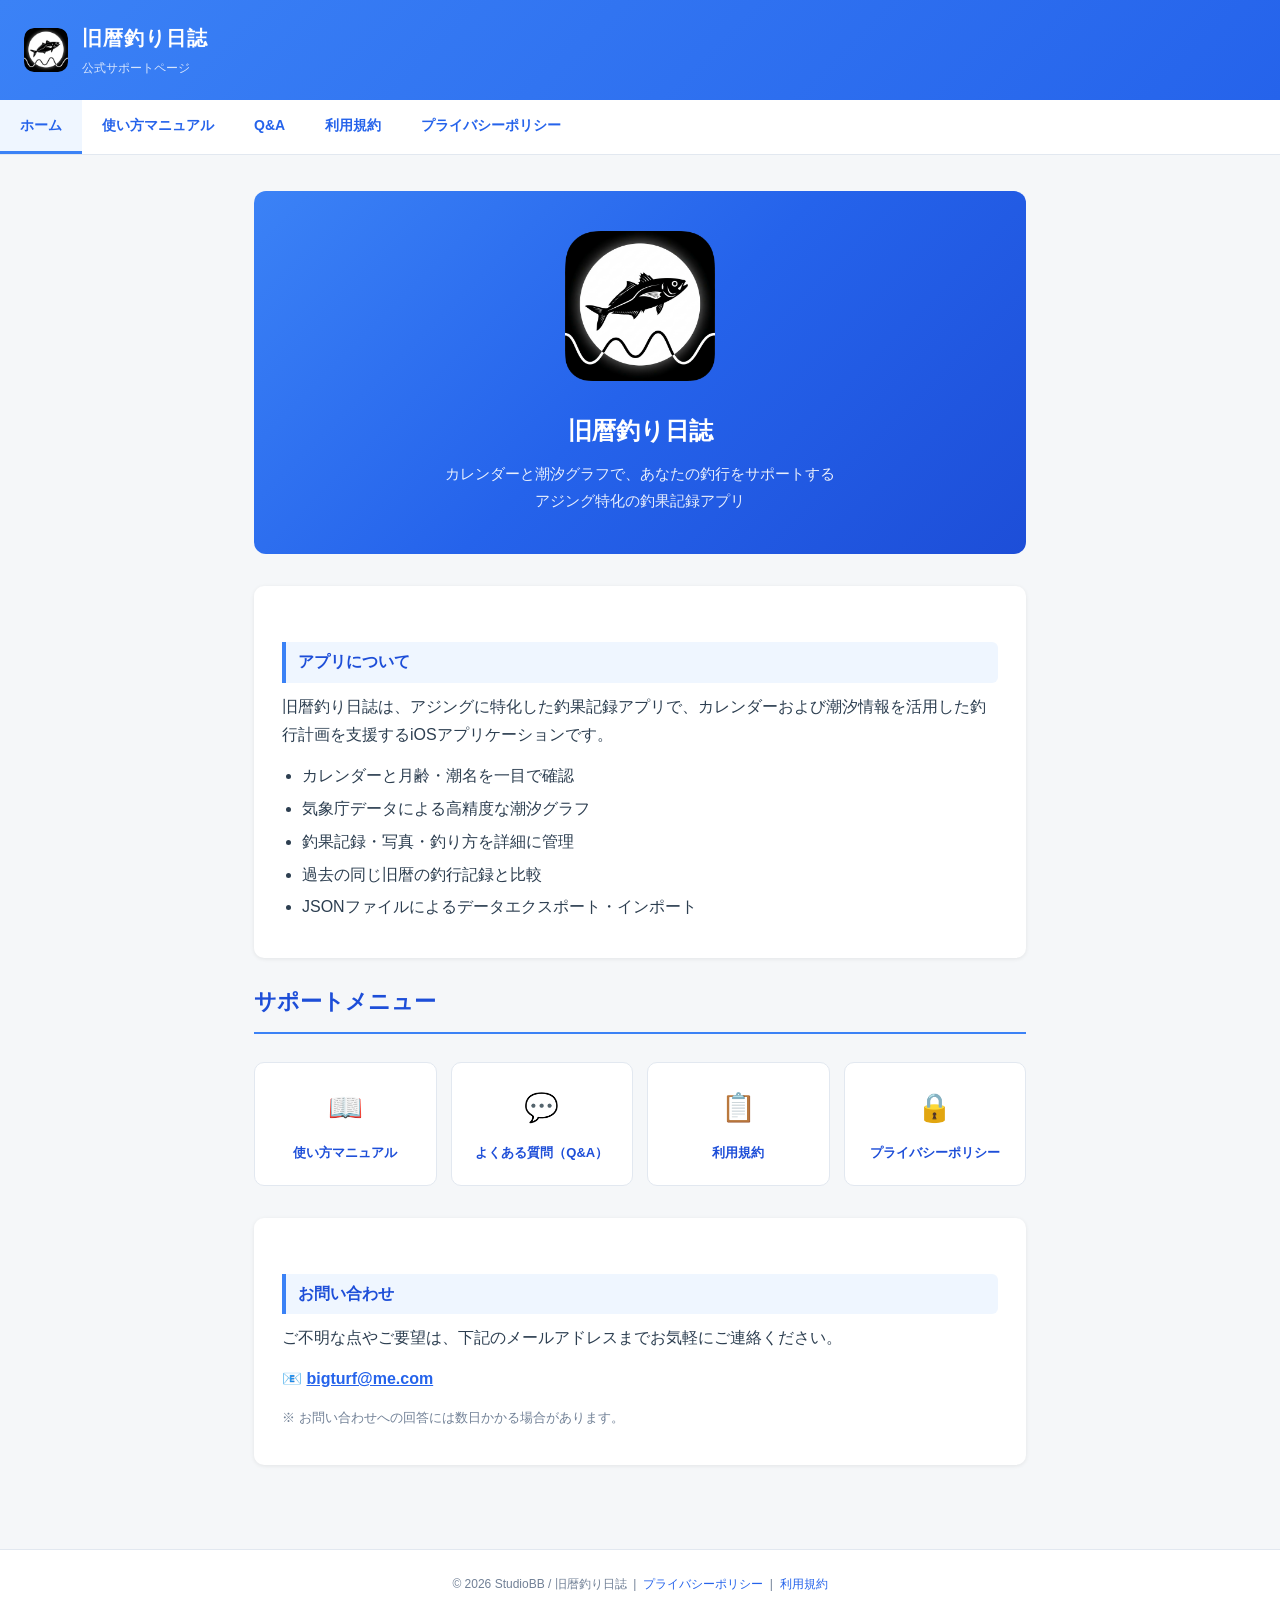
<file: index.html>
<!DOCTYPE html>
<html lang="ja">
<head>
  <meta charset="UTF-8">
  <meta name="viewport" content="width=device-width, initial-scale=1.0">
  <title>旧暦釣り日誌 - 公式サポートページ</title>
  <link rel="stylesheet" href="style.css">
</head>
<body>

<header>
  <div class="logo"><img src="image/fishing_memory_icon_1024.png" alt="旧暦釣り日誌" style="width:44px;height:44px;border-radius:10px;display:block;"></div>
  <div>
    <div class="site-title">旧暦釣り日誌</div>
    <div class="site-subtitle">公式サポートページ</div>
  </div>
</header>

<nav>
  <a href="index.html" class="active">ホーム</a>
  <a href="manual.html">使い方マニュアル</a>
  <a href="qa.html">Q&amp;A</a>
  <a href="terms.html">利用規約</a>
  <a href="privacy.html">プライバシーポリシー</a>
</nav>

<div class="container">

  <div class="hero">
    <div class="icon"><img src="image/fishing_memory_icon_1024.png" alt="旧暦釣り日誌" style="width:150px;height:150px;border-radius:20px;display:inline-block;"></div>
    <h2>旧暦釣り日誌</h2>
    <p>カレンダーと潮汐グラフで、あなたの釣行をサポートする<br>アジング特化の釣果記録アプリ</p>
  </div>

  <div class="card">
    <h2>アプリについて</h2>
    <p>旧暦釣り日誌は、アジングに特化した釣果記録アプリで、カレンダーおよび潮汐情報を活用した釣行計画を支援するiOSアプリケーションです。</p>
    <ul>
      <li>カレンダーと月齢・潮名を一目で確認</li>
      <li>気象庁データによる高精度な潮汐グラフ</li>
      <li>釣果記録・写真・釣り方を詳細に管理</li>
      <li>過去の同じ旧暦の釣行記録と比較</li>
      <li>JSONファイルによるデータエクスポート・インポート</li>
    </ul>
  </div>

  <h1>サポートメニュー</h1>

  <div class="link-grid">
    <a href="manual.html" class="link-card">
      <div class="icon">📖</div>
      <div class="label">使い方マニュアル</div>
    </a>
    <a href="qa.html" class="link-card">
      <div class="icon">💬</div>
      <div class="label">よくある質問（Q&amp;A）</div>
    </a>
    <a href="terms.html" class="link-card">
      <div class="icon">📋</div>
      <div class="label">利用規約</div>
    </a>
    <a href="privacy.html" class="link-card">
      <div class="icon">🔒</div>
      <div class="label">プライバシーポリシー</div>
    </a>
  </div>

  <div class="card" style="margin-top: 32px;">
    <h2>お問い合わせ</h2>
    <p>ご不明な点やご要望は、下記のメールアドレスまでお気軽にご連絡ください。</p>
    <p>📧 <a href="mailto:bigturf@me.com" style="color:#2563eb; font-weight:700;">bigturf@me.com</a></p>
    <p style="color:#718096; font-size:13px; margin-top:8px;">※ お問い合わせへの回答には数日かかる場合があります。</p>
  </div>

</div>

<footer>
  <p>&copy; 2026 StudioBB / 旧暦釣り日誌 &nbsp;|&nbsp; <a href="privacy.html">プライバシーポリシー</a> &nbsp;|&nbsp; <a href="terms.html">利用規約</a></p>
</footer>

</body>
</html>
</file>
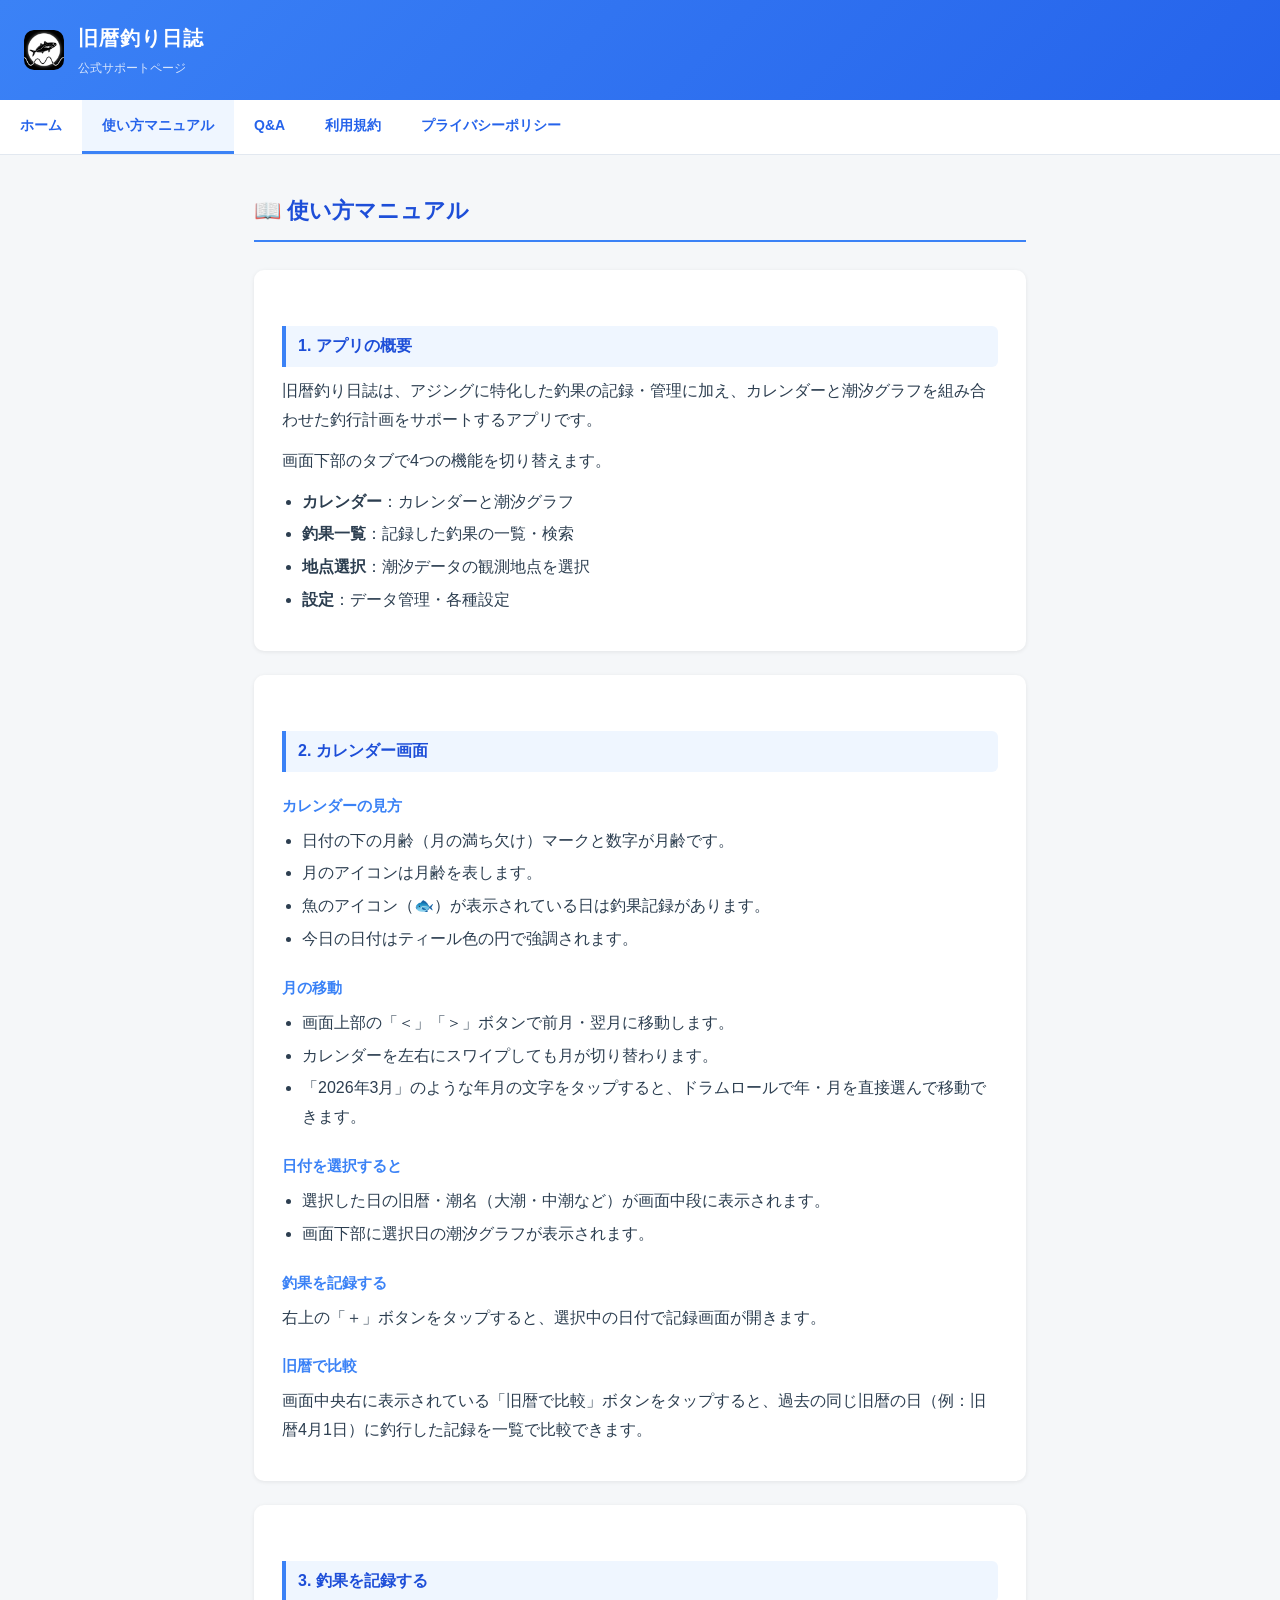
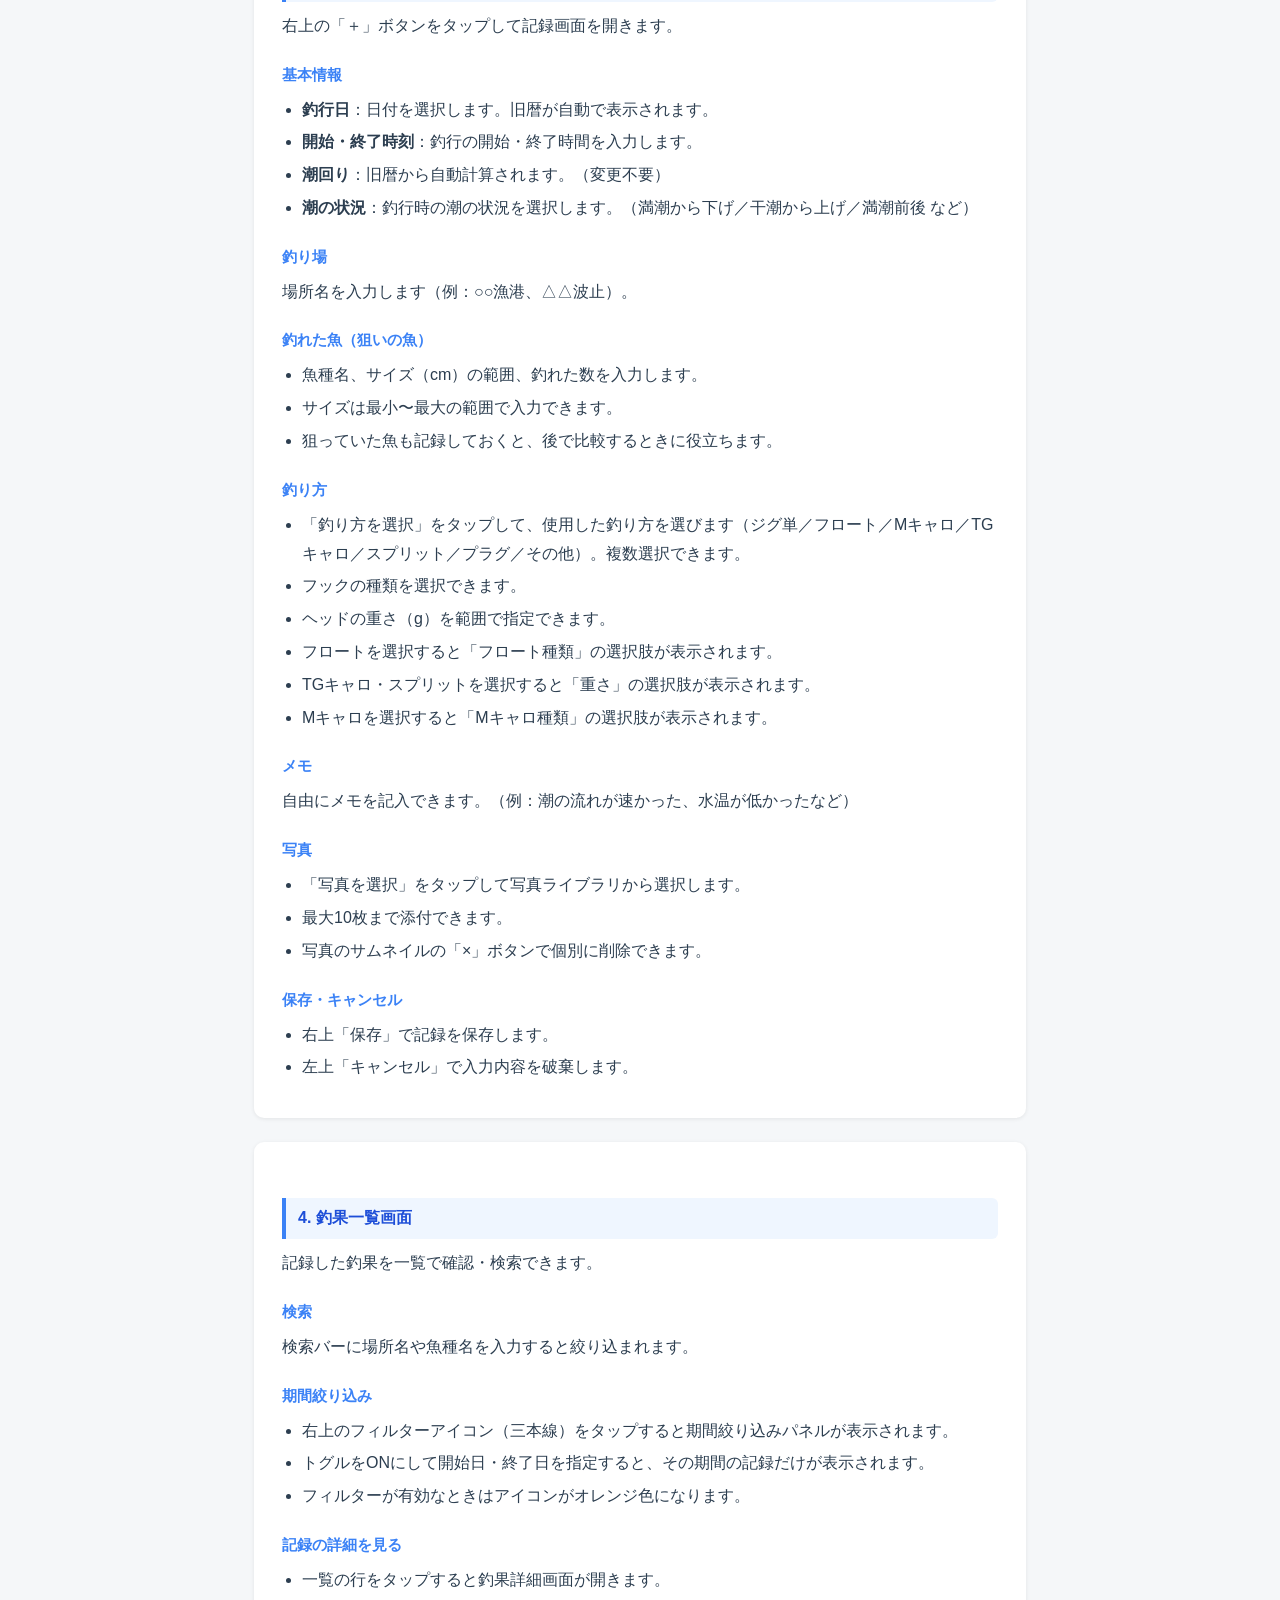
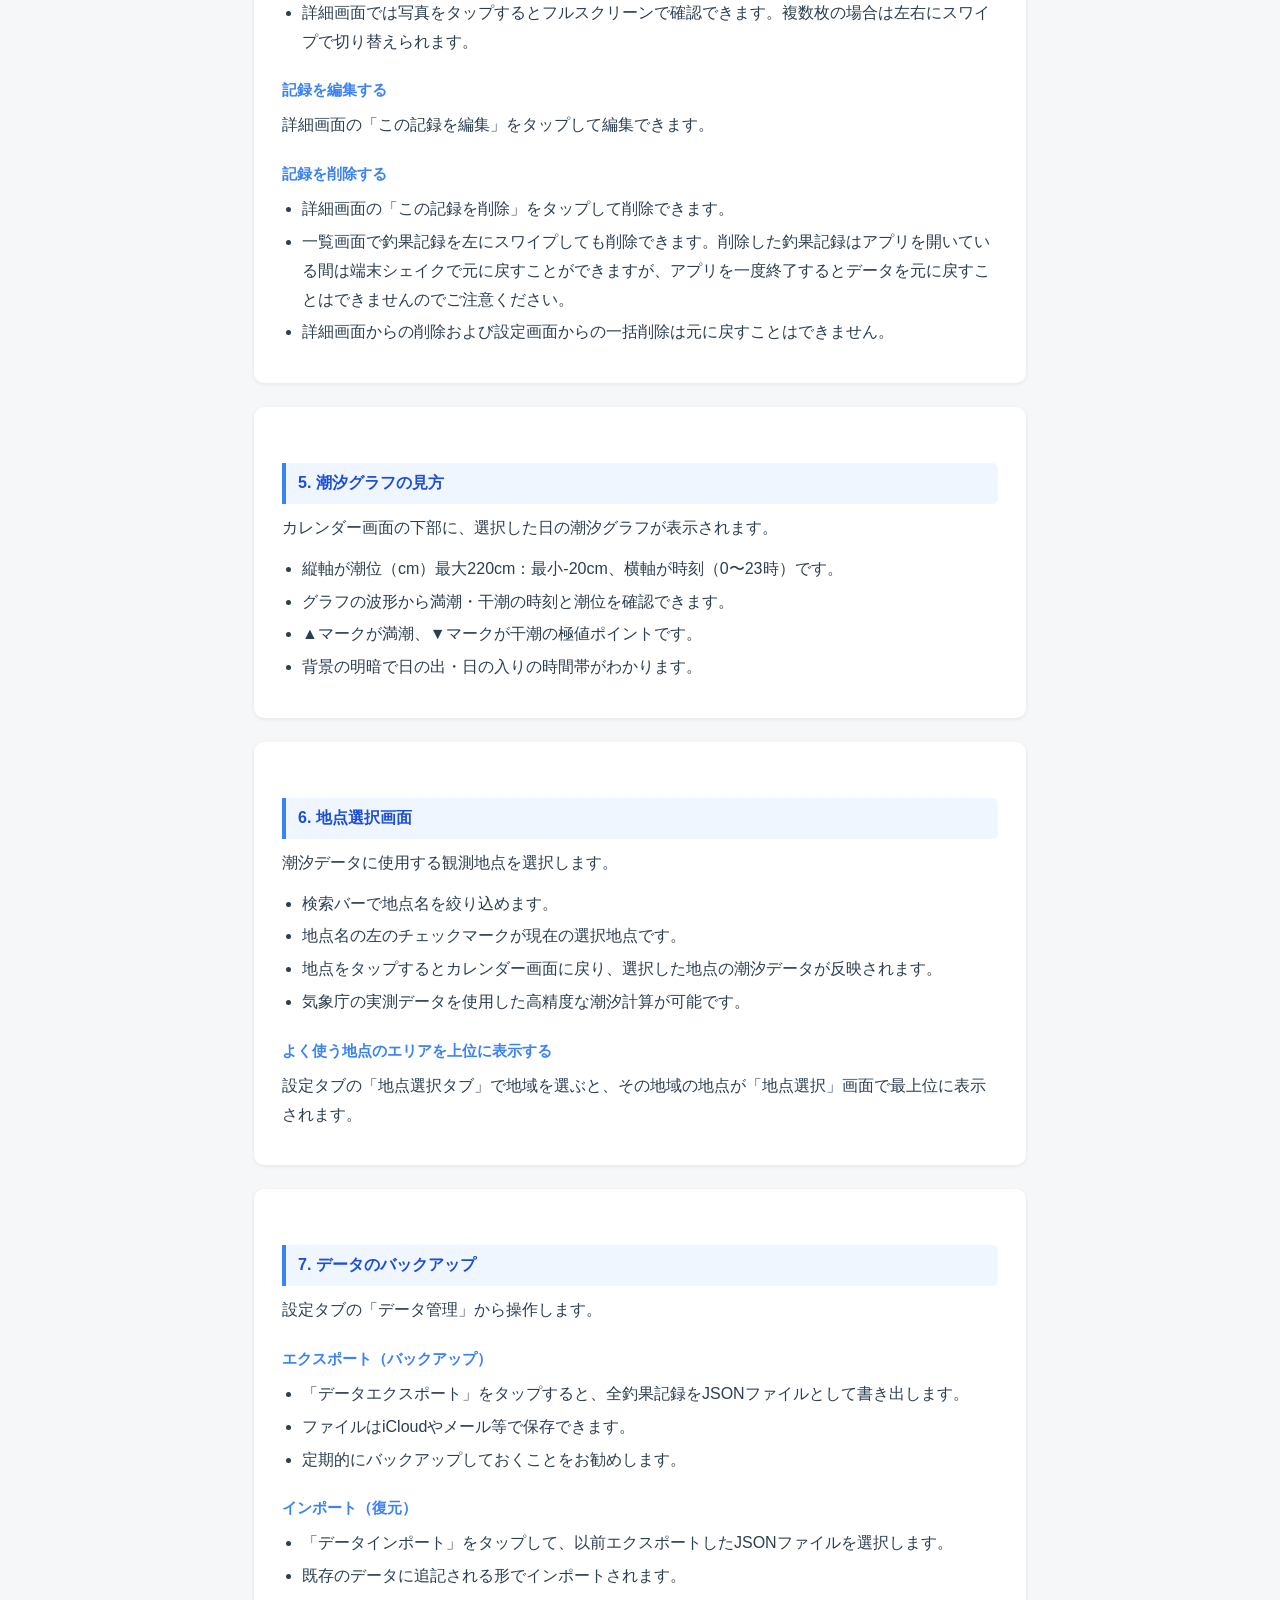
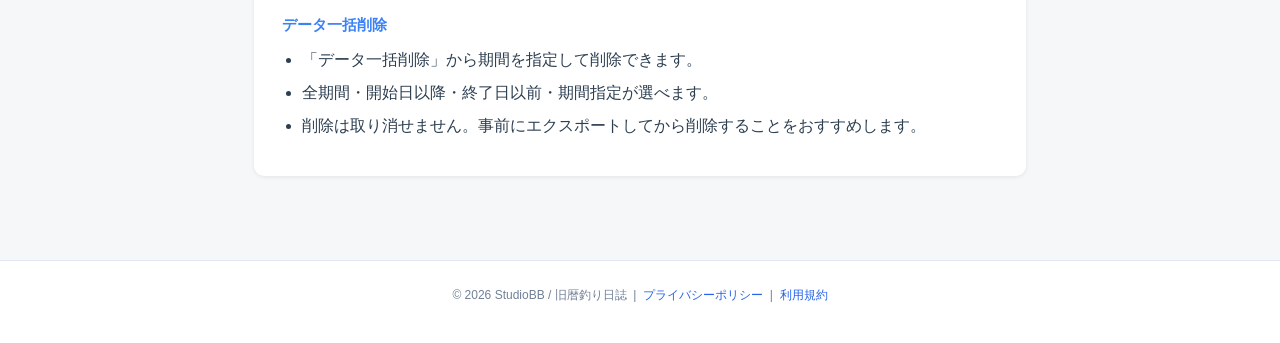
<file: manual.html>
<!DOCTYPE html>
<html lang="ja">
<head>
  <meta charset="UTF-8">
  <meta name="viewport" content="width=device-width, initial-scale=1.0">
  <title>使い方マニュアル - 旧暦釣り日誌</title>
  <link rel="stylesheet" href="style.css">
</head>
<body>

<header>
  <div class="logo"><img src="image/fishing_memory_icon_1024.png" alt="旧暦釣り日誌" style="width:40px;height:40px;border-radius:10px;display:block;"></div>
  <div>
    <div class="site-title">旧暦釣り日誌</div>
    <div class="site-subtitle">公式サポートページ</div>
  </div>
</header>

<nav>
  <a href="index.html">ホーム</a>
  <a href="manual.html" class="active">使い方マニュアル</a>
  <a href="qa.html">Q&amp;A</a>
  <a href="terms.html">利用規約</a>
  <a href="privacy.html">プライバシーポリシー</a>
</nav>

<div class="container">
  <h1>📖 使い方マニュアル</h1>

  <!-- 1. アプリの概要 -->
  <div class="card">
    <h2>1. アプリの概要</h2>
    <p>旧暦釣り日誌は、アジングに特化した釣果の記録・管理に加え、カレンダーと潮汐グラフを組み合わせた釣行計画をサポートするアプリです。</p>
    <p>画面下部のタブで4つの機能を切り替えます。</p>
    <ul>
      <li><strong>カレンダー</strong>：カレンダーと潮汐グラフ</li>
      <li><strong>釣果一覧</strong>：記録した釣果の一覧・検索</li>
      <li><strong>地点選択</strong>：潮汐データの観測地点を選択</li>
      <li><strong>設定</strong>：データ管理・各種設定</li>
    </ul>
  </div>

  <!-- 2. カレンダー画面 -->
  <div class="card">
    <h2>2. カレンダー画面</h2>

    <h3>カレンダーの見方</h3>
    <ul>
      <li>日付の下の月齢（月の満ち欠け）マークと数字が月齢です。</li>
      <li>月のアイコンは月齢を表します。</li>
      <li>魚のアイコン（🐟）が表示されている日は釣果記録があります。</li>
      <li>今日の日付はティール色の円で強調されます。</li>
    </ul>

    <h3>月の移動</h3>
    <ul>
      <li>画面上部の「＜」「＞」ボタンで前月・翌月に移動します。</li>
      <li>カレンダーを左右にスワイプしても月が切り替わります。</li>
      <li>「2026年3月」のような年月の文字をタップすると、ドラムロールで年・月を直接選んで移動できます。</li>
    </ul>

    <h3>日付を選択すると</h3>
    <ul>
      <li>選択した日の旧暦・潮名（大潮・中潮など）が画面中段に表示されます。</li>
      <li>画面下部に選択日の潮汐グラフが表示されます。</li>
    </ul>

    <h3>釣果を記録する</h3>
    <p>右上の「＋」ボタンをタップすると、選択中の日付で記録画面が開きます。</p>

    <h3>旧暦で比較</h3>
    <p>画面中央右に表示されている「旧暦で比較」ボタンをタップすると、過去の同じ旧暦の日（例：旧暦4月1日）に釣行した記録を一覧で比較できます。</p>
  </div>

  <!-- 3. 釣果を記録する -->
  <div class="card">
    <h2>3. 釣果を記録する</h2>
    <p>右上の「＋」ボタンをタップして記録画面を開きます。</p>

    <h3>基本情報</h3>
    <ul>
      <li><strong>釣行日</strong>：日付を選択します。旧暦が自動で表示されます。</li>
      <li><strong>開始・終了時刻</strong>：釣行の開始・終了時間を入力します。</li>
      <li><strong>潮回り</strong>：旧暦から自動計算されます。（変更不要）</li>
      <li><strong>潮の状況</strong>：釣行時の潮の状況を選択します。（満潮から下げ／干潮から上げ／満潮前後 など）</li>
    </ul>

    <h3>釣り場</h3>
    <p>場所名を入力します（例：○○漁港、△△波止）。</p>

    <h3>釣れた魚（狙いの魚）</h3>
    <ul>
      <li>魚種名、サイズ（cm）の範囲、釣れた数を入力します。</li>
      <li>サイズは最小〜最大の範囲で入力できます。</li>
      <li>狙っていた魚も記録しておくと、後で比較するときに役立ちます。</li>
    </ul>

    <h3>釣り方</h3>
    <ul>
      <li>「釣り方を選択」をタップして、使用した釣り方を選びます（ジグ単／フロート／Mキャロ／TGキャロ／スプリット／プラグ／その他）。複数選択できます。</li>
      <li>フックの種類を選択できます。</li>
      <li>ヘッドの重さ（g）を範囲で指定できます。</li>
      <li>フロートを選択すると「フロート種類」の選択肢が表示されます。</li>
      <li>TGキャロ・スプリットを選択すると「重さ」の選択肢が表示されます。</li>
      <li>Mキャロを選択すると「Mキャロ種類」の選択肢が表示されます。</li>
    </ul>

    <h3>メモ</h3>
    <p>自由にメモを記入できます。（例：潮の流れが速かった、水温が低かったなど）</p>

    <h3>写真</h3>
    <ul>
      <li>「写真を選択」をタップして写真ライブラリから選択します。</li>
      <li>最大10枚まで添付できます。</li>
      <li>写真のサムネイルの「×」ボタンで個別に削除できます。</li>
    </ul>

    <h3>保存・キャンセル</h3>
    <ul>
      <li>右上「保存」で記録を保存します。</li>
      <li>左上「キャンセル」で入力内容を破棄します。</li>
    </ul>
  </div>

  <!-- 4. 釣果一覧画面 -->
  <div class="card">
    <h2>4. 釣果一覧画面</h2>
    <p>記録した釣果を一覧で確認・検索できます。</p>

    <h3>検索</h3>
    <p>検索バーに場所名や魚種名を入力すると絞り込まれます。</p>

    <h3>期間絞り込み</h3>
    <ul>
      <li>右上のフィルターアイコン（三本線）をタップすると期間絞り込みパネルが表示されます。</li>
      <li>トグルをONにして開始日・終了日を指定すると、その期間の記録だけが表示されます。</li>
      <li>フィルターが有効なときはアイコンがオレンジ色になります。</li>
    </ul>

    <h3>記録の詳細を見る</h3>
    <ul>
      <li>一覧の行をタップすると釣果詳細画面が開きます。</li>
      <li>詳細画面では写真をタップするとフルスクリーンで確認できます。複数枚の場合は左右にスワイプで切り替えられます。</li>
    </ul>

    <h3>記録を編集する</h3>
    <p>詳細画面の「この記録を編集」をタップして編集できます。</p>

    <h3>記録を削除する</h3>
    <ul>
      <li>詳細画面の「この記録を削除」をタップして削除できます。</li>
      <li>一覧画面で釣果記録を左にスワイプしても削除できます。削除した釣果記録はアプリを開いている間は端末シェイクで元に戻すことができますが、アプリを一度終了するとデータを元に戻すことはできませんのでご注意ください。</li>
      <li>詳細画面からの削除および設定画面からの一括削除は元に戻すことはできません。</li>
    </ul>
  </div>

  <!-- 5. 潮汐グラフの見方 -->
  <div class="card">
    <h2>5. 潮汐グラフの見方</h2>
    <p>カレンダー画面の下部に、選択した日の潮汐グラフが表示されます。</p>
    <ul>
      <li>縦軸が潮位（cm）最大220cm：最小-20cm、横軸が時刻（0〜23時）です。</li>
      <li>グラフの波形から満潮・干潮の時刻と潮位を確認できます。</li>
      <li>▲マークが満潮、▼マークが干潮の極値ポイントです。</li>
      <li>背景の明暗で日の出・日の入りの時間帯がわかります。</li>
    </ul>
  </div>

  <!-- 6. 地点選択画面 -->
  <div class="card">
    <h2>6. 地点選択画面</h2>
    <p>潮汐データに使用する観測地点を選択します。</p>
    <ul>
      <li>検索バーで地点名を絞り込めます。</li>
      <li>地点名の左のチェックマークが現在の選択地点です。</li>
      <li>地点をタップするとカレンダー画面に戻り、選択した地点の潮汐データが反映されます。</li>
      <li>気象庁の実測データを使用した高精度な潮汐計算が可能です。</li>
    </ul>

    <h3>よく使う地点のエリアを上位に表示する</h3>
    <p>設定タブの「地点選択タブ」で地域を選ぶと、その地域の地点が「地点選択」画面で最上位に表示されます。</p>
  </div>

  <!-- 7. データのバックアップ -->
  <div class="card">
    <h2>7. データのバックアップ</h2>
    <p>設定タブの「データ管理」から操作します。</p>

    <h3>エクスポート（バックアップ）</h3>
    <ul>
      <li>「データエクスポート」をタップすると、全釣果記録をJSONファイルとして書き出します。</li>
      <li>ファイルはiCloudやメール等で保存できます。</li>
      <li>定期的にバックアップしておくことをお勧めします。</li>
    </ul>

    <h3>インポート（復元）</h3>
    <ul>
      <li>「データインポート」をタップして、以前エクスポートしたJSONファイルを選択します。</li>
      <li>既存のデータに追記される形でインポートされます。</li>
    </ul>

    <h3>データ一括削除</h3>
    <ul>
      <li>「データ一括削除」から期間を指定して削除できます。</li>
      <li>全期間・開始日以降・終了日以前・期間指定が選べます。</li>
      <li>削除は取り消せません。事前にエクスポートしてから削除することをおすすめします。</li>
    </ul>
  </div>

</div>

<footer>
  <p>&copy; 2026 StudioBB / 旧暦釣り日誌 &nbsp;|&nbsp; <a href="privacy.html">プライバシーポリシー</a> &nbsp;|&nbsp; <a href="terms.html">利用規約</a></p>
</footer>

</body>
</html>
</file>
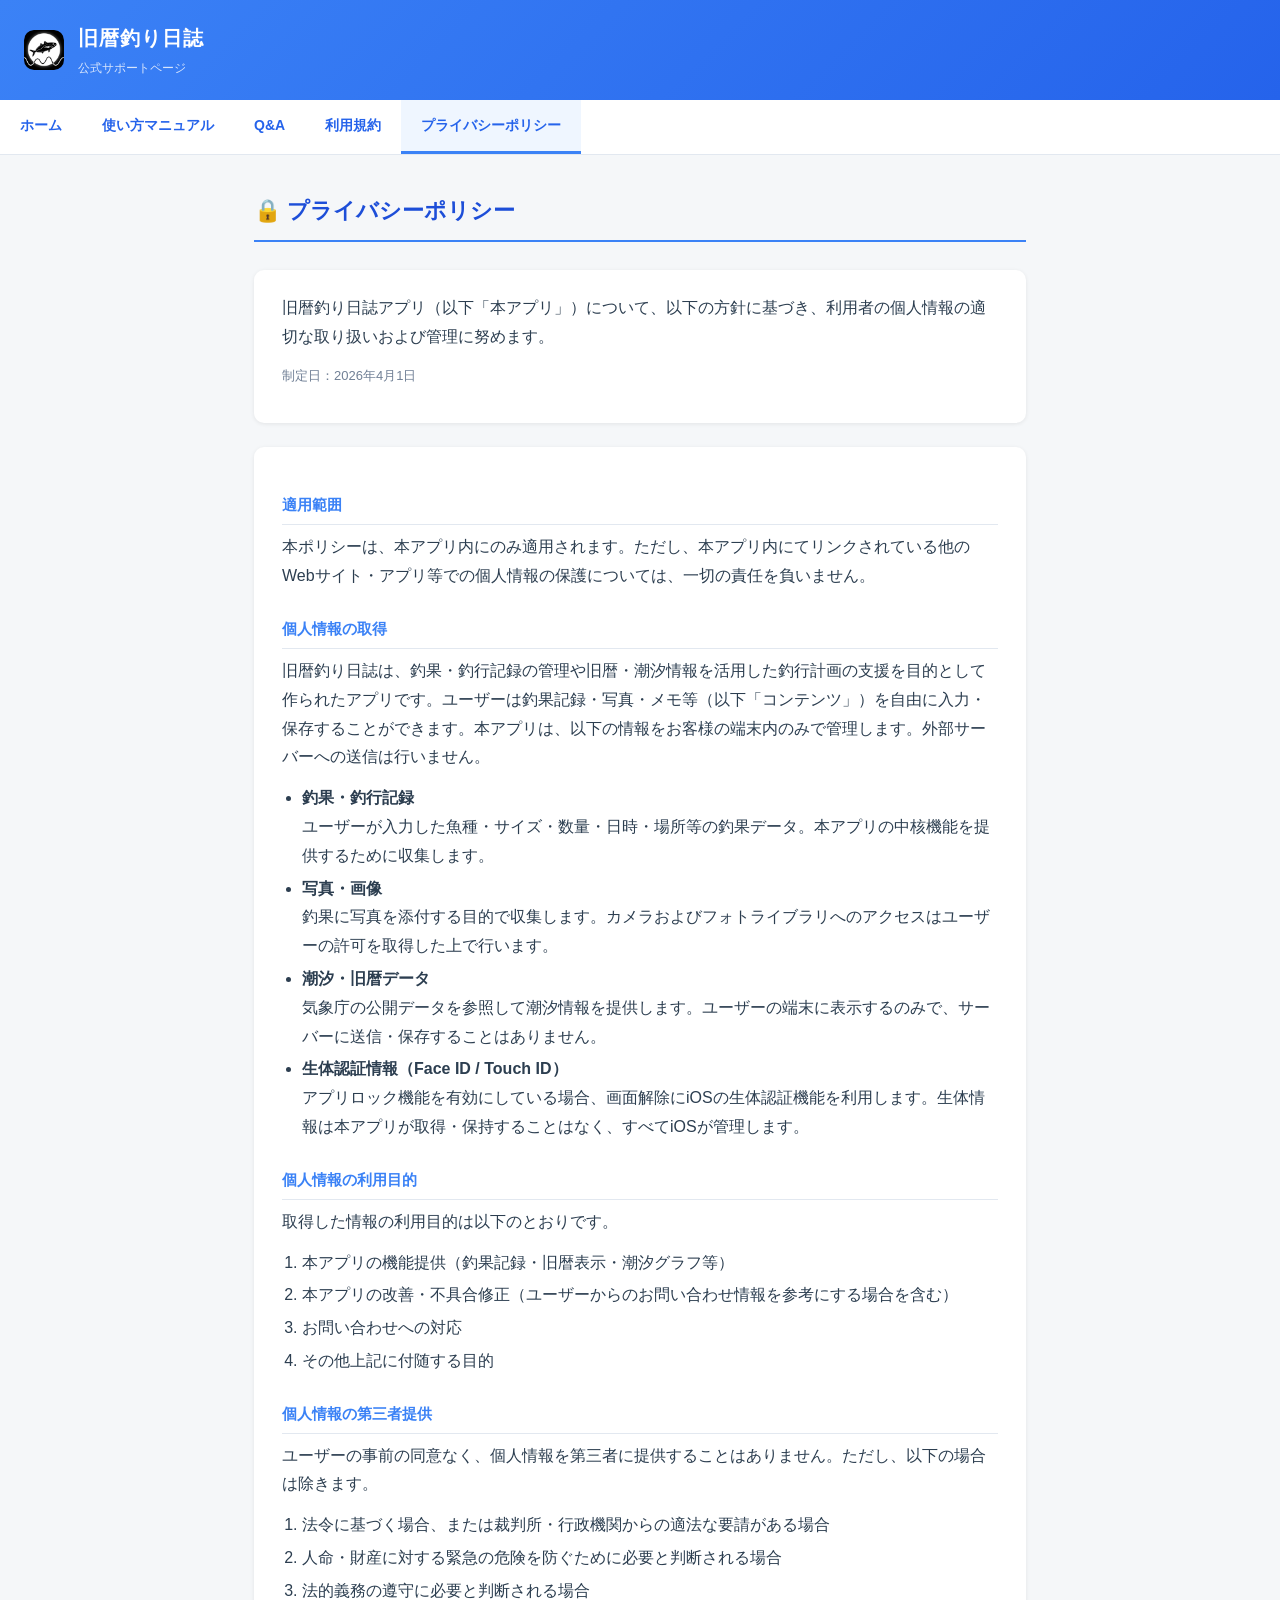
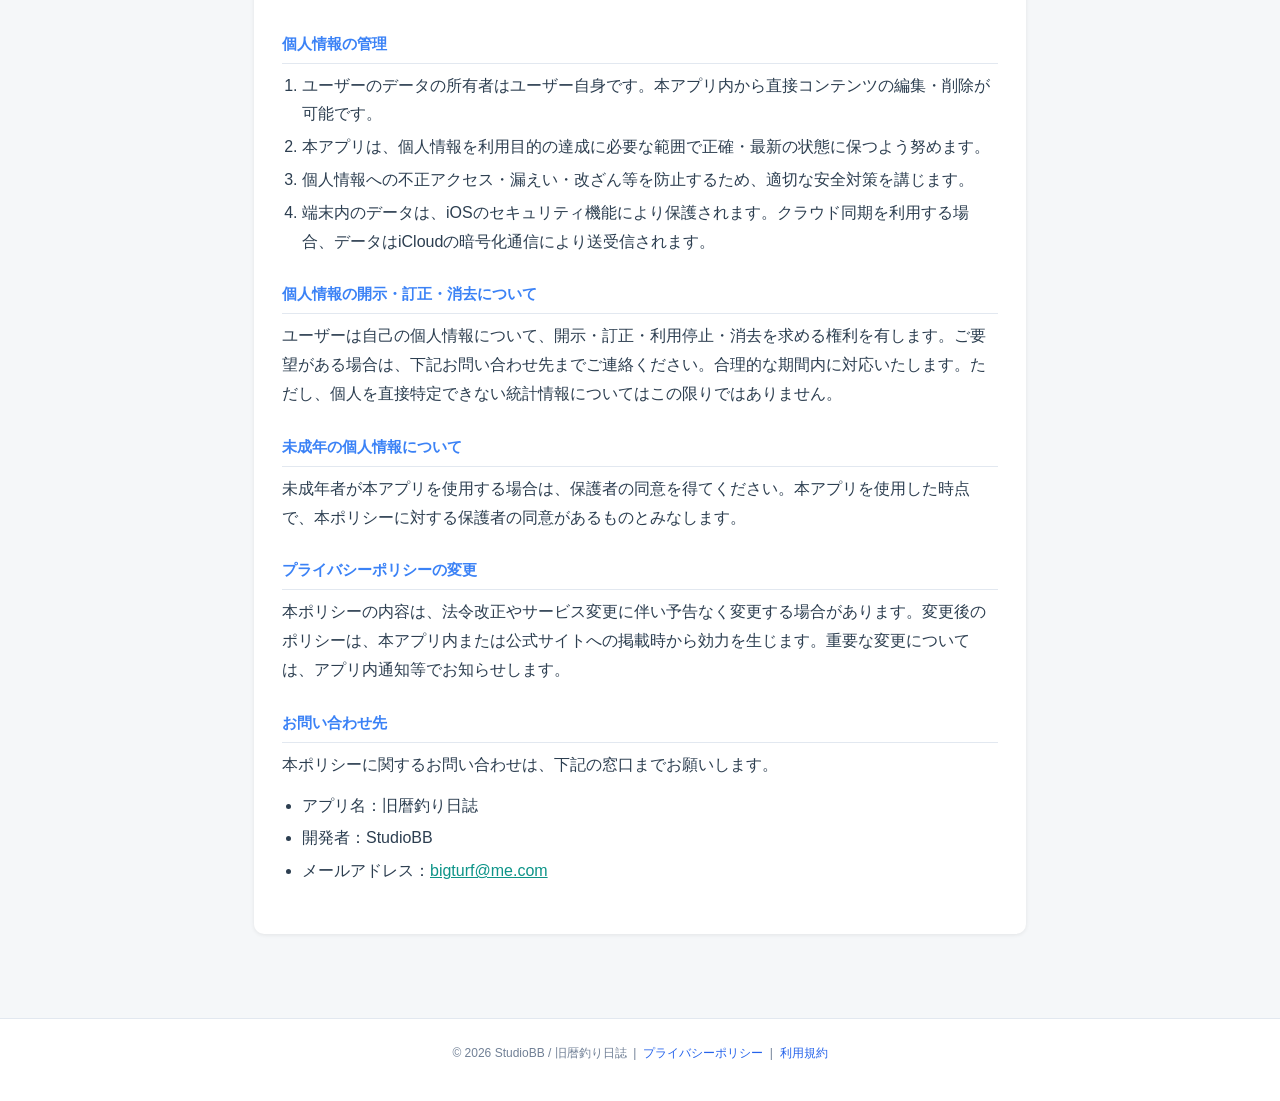
<file: privacy.html>
<!DOCTYPE html>
<html lang="ja">
<head>
  <meta charset="UTF-8">
  <meta name="viewport" content="width=device-width, initial-scale=1.0">
  <title>プライバシーポリシー - 旧暦釣り日誌</title>
  <link rel="stylesheet" href="style.css">
</head>
<body>

<header>
  <div class="logo"><img src="image/fishing_memory_icon_1024.png" alt="旧暦釣り日誌" style="width:40px;height:40px;border-radius:10px;display:block;"></div>
  <div>
    <div class="site-title">旧暦釣り日誌</div>
    <div class="site-subtitle">公式サポートページ</div>
  </div>
</header>

<nav>
  <a href="index.html">ホーム</a>
  <a href="manual.html">使い方マニュアル</a>
  <a href="qa.html">Q&amp;A</a>
  <a href="terms.html">利用規約</a>
  <a href="privacy.html" class="active">プライバシーポリシー</a>
</nav>

<div class="container">
  <h1>🔒 プライバシーポリシー</h1>

  <div class="card">
    <p>旧暦釣り日誌アプリ（以下「本アプリ」）について、以下の方針に基づき、利用者の個人情報の適切な取り扱いおよび管理に努めます。</p>
    <p style="color:#718096; font-size:13px;">制定日：2026年4月1日</p>
  </div>

  <div class="card">
    <div class="legal-section">
      <h3>適用範囲</h3>
      <p>本ポリシーは、本アプリ内にのみ適用されます。ただし、本アプリ内にてリンクされている他のWebサイト・アプリ等での個人情報の保護については、一切の責任を負いません。</p>
    </div>

    <div class="legal-section">
      <h3>個人情報の取得</h3>
      <p>旧暦釣り日誌は、釣果・釣行記録の管理や旧暦・潮汐情報を活用した釣行計画の支援を目的として作られたアプリです。ユーザーは釣果記録・写真・メモ等（以下「コンテンツ」）を自由に入力・保存することができます。本アプリは、以下の情報をお客様の端末内のみで管理します。外部サーバーへの送信は行いません。</p>
      <ul>
        <li><strong>釣果・釣行記録</strong><br>ユーザーが入力した魚種・サイズ・数量・日時・場所等の釣果データ。本アプリの中核機能を提供するために収集します。</li>
        <li><strong>写真・画像</strong><br>釣果に写真を添付する目的で収集します。カメラおよびフォトライブラリへのアクセスはユーザーの許可を取得した上で行います。</li>
        <li><strong>潮汐・旧暦データ</strong><br>気象庁の公開データを参照して潮汐情報を提供します。ユーザーの端末に表示するのみで、サーバーに送信・保存することはありません。</li>
        <li><strong>生体認証情報（Face ID / Touch ID）</strong><br>アプリロック機能を有効にしている場合、画面解除にiOSの生体認証機能を利用します。生体情報は本アプリが取得・保持することはなく、すべてiOSが管理します。</li>
      </ul>
    </div>

    <div class="legal-section">
      <h3>個人情報の利用目的</h3>
      <p>取得した情報の利用目的は以下のとおりです。</p>
      <ol>
        <li>本アプリの機能提供（釣果記録・旧暦表示・潮汐グラフ等）</li>
        <li>本アプリの改善・不具合修正（ユーザーからのお問い合わせ情報を参考にする場合を含む）</li>
        <li>お問い合わせへの対応</li>
        <li>その他上記に付随する目的</li>
      </ol>
    </div>

    <div class="legal-section">
      <h3>個人情報の第三者提供</h3>
      <p>ユーザーの事前の同意なく、個人情報を第三者に提供することはありません。ただし、以下の場合は除きます。</p>
      <ol>
        <li>法令に基づく場合、または裁判所・行政機関からの適法な要請がある場合</li>
        <li>人命・財産に対する緊急の危険を防ぐために必要と判断される場合</li>
        <li>法的義務の遵守に必要と判断される場合</li>
      </ol>
    </div>

    <div class="legal-section">
      <h3>個人情報の管理</h3>
      <ol>
        <li>ユーザーのデータの所有者はユーザー自身です。本アプリ内から直接コンテンツの編集・削除が可能です。</li>
        <li>本アプリは、個人情報を利用目的の達成に必要な範囲で正確・最新の状態に保つよう努めます。</li>
        <li>個人情報への不正アクセス・漏えい・改ざん等を防止するため、適切な安全対策を講じます。</li>
        <li>端末内のデータは、iOSのセキュリティ機能により保護されます。クラウド同期を利用する場合、データはiCloudの暗号化通信により送受信されます。</li>
      </ol>
    </div>

    <div class="legal-section">
      <h3>個人情報の開示・訂正・消去について</h3>
      <p>ユーザーは自己の個人情報について、開示・訂正・利用停止・消去を求める権利を有します。ご要望がある場合は、下記お問い合わせ先までご連絡ください。合理的な期間内に対応いたします。ただし、個人を直接特定できない統計情報についてはこの限りではありません。</p>
    </div>

    <div class="legal-section">
      <h3>未成年の個人情報について</h3>
      <p>未成年者が本アプリを使用する場合は、保護者の同意を得てください。本アプリを使用した時点で、本ポリシーに対する保護者の同意があるものとみなします。</p>
    </div>

    <div class="legal-section">
      <h3>プライバシーポリシーの変更</h3>
      <p>本ポリシーの内容は、法令改正やサービス変更に伴い予告なく変更する場合があります。変更後のポリシーは、本アプリ内または公式サイトへの掲載時から効力を生じます。重要な変更については、アプリ内通知等でお知らせします。</p>
    </div>

    <div class="legal-section">
      <h3>お問い合わせ先</h3>
      <p>本ポリシーに関するお問い合わせは、下記の窓口までお願いします。</p>
      <ul>
        <li>アプリ名：旧暦釣り日誌</li>
        <li>開発者：StudioBB</li>
        <li>メールアドレス：<a href="mailto:bigturf@me.com" style="color:#0d9488;">bigturf@me.com</a></li>
      </ul>
    </div>
  </div>
</div>

<footer>
  <p>&copy; 2026 StudioBB / 旧暦釣り日誌 &nbsp;|&nbsp; <a href="privacy.html">プライバシーポリシー</a> &nbsp;|&nbsp; <a href="terms.html">利用規約</a></p>
</footer>

</body>
</html>
</file>
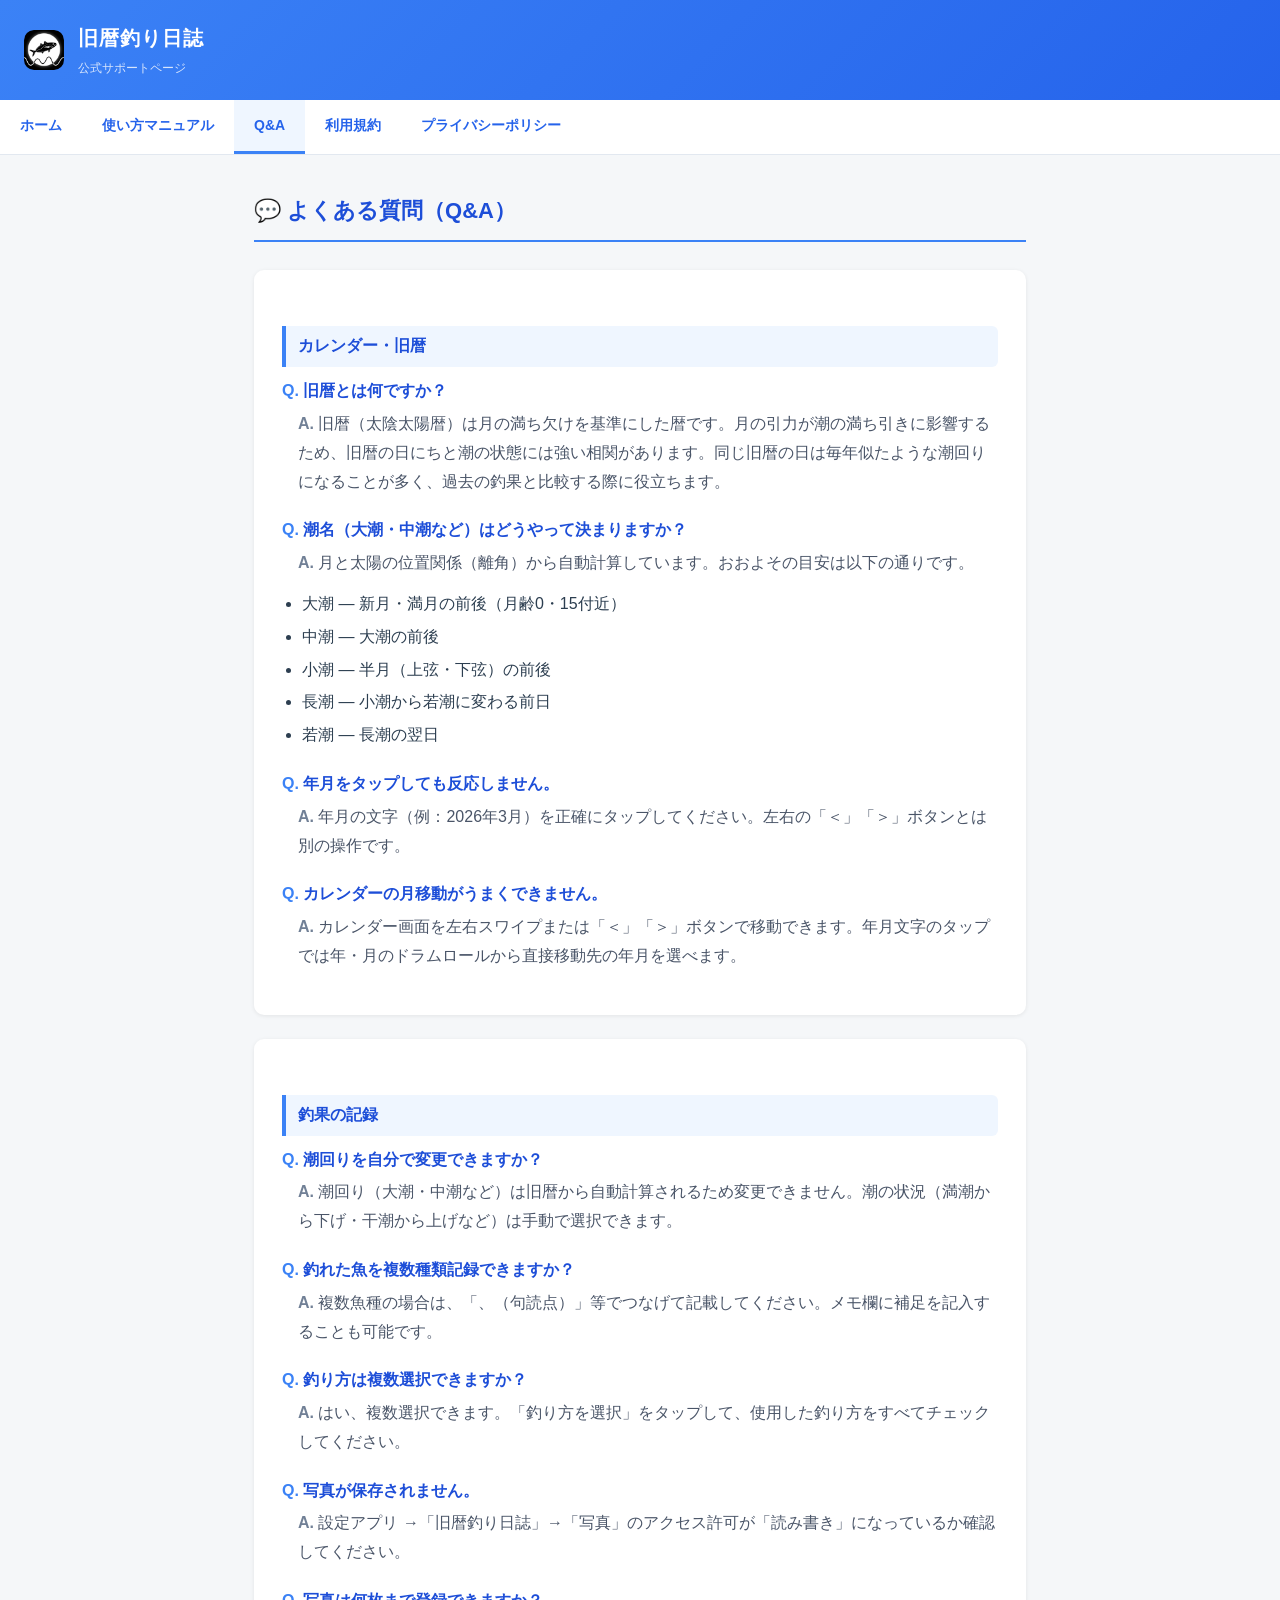
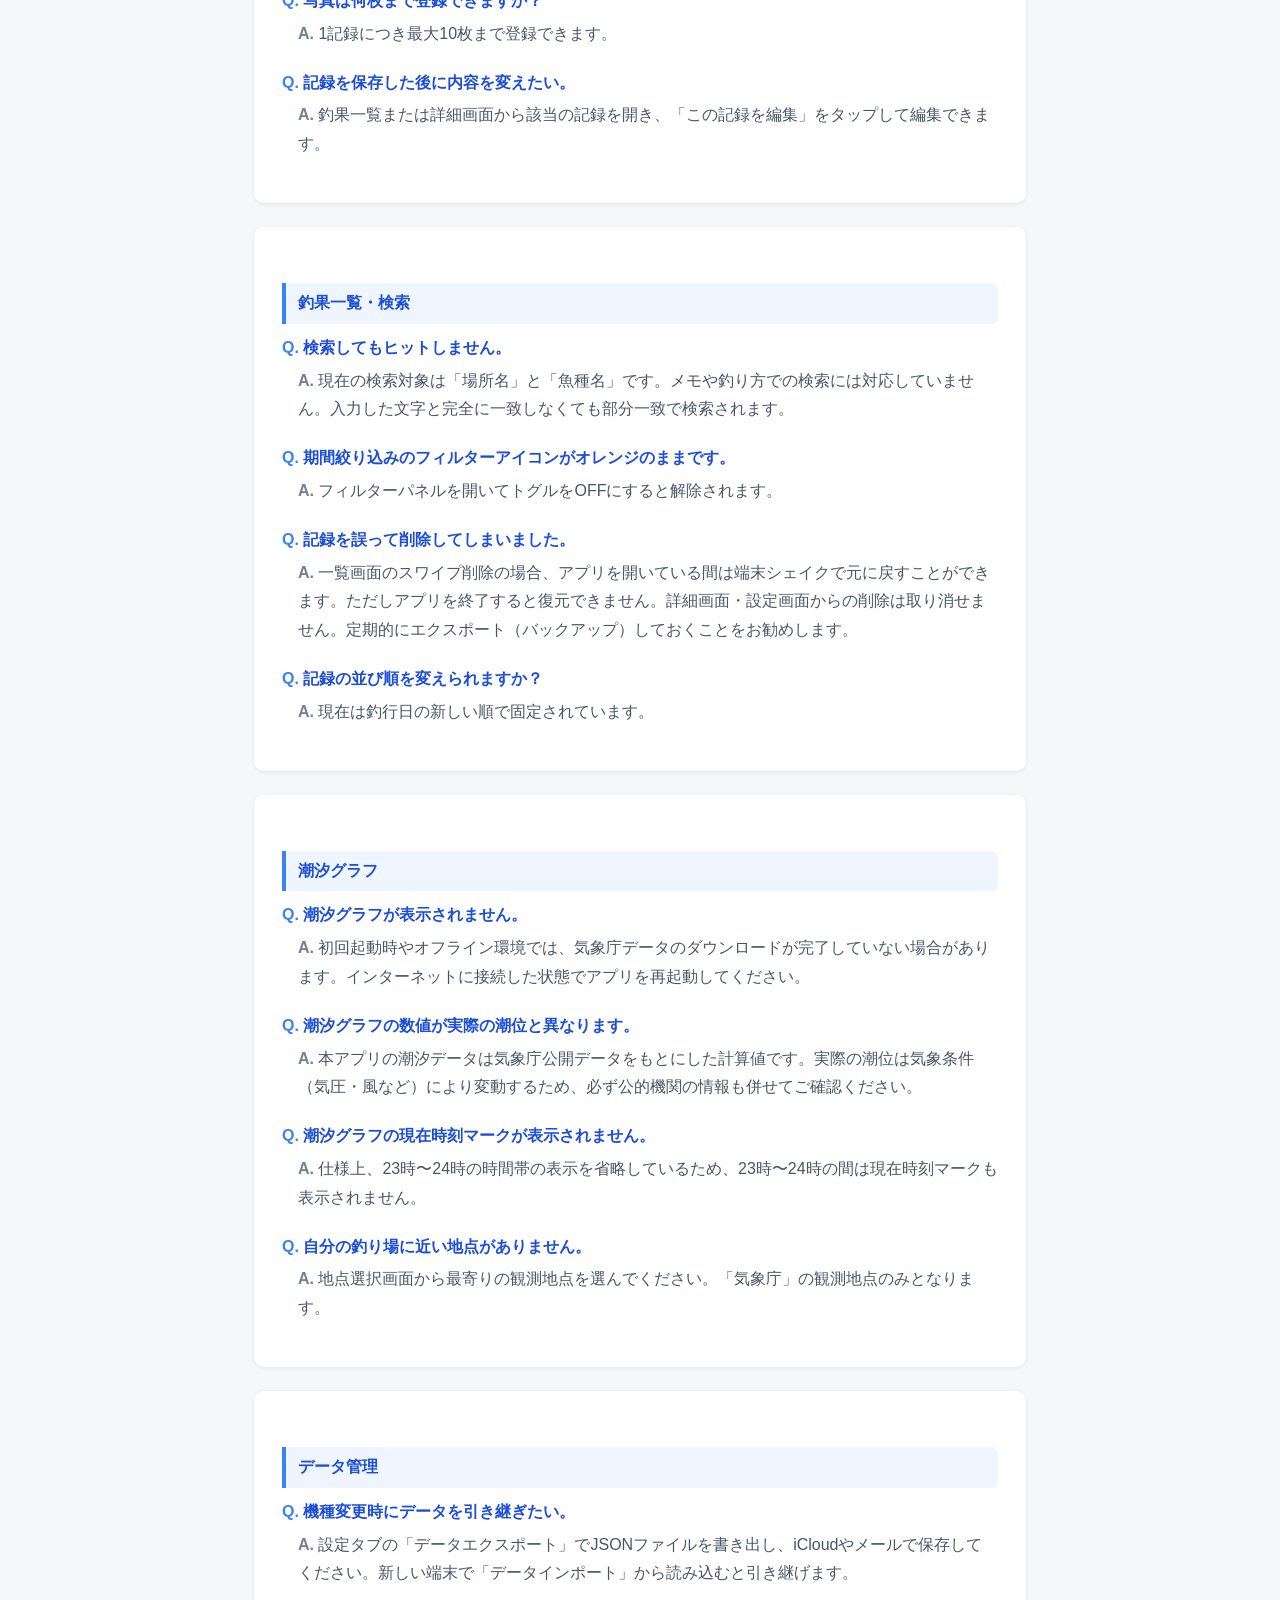
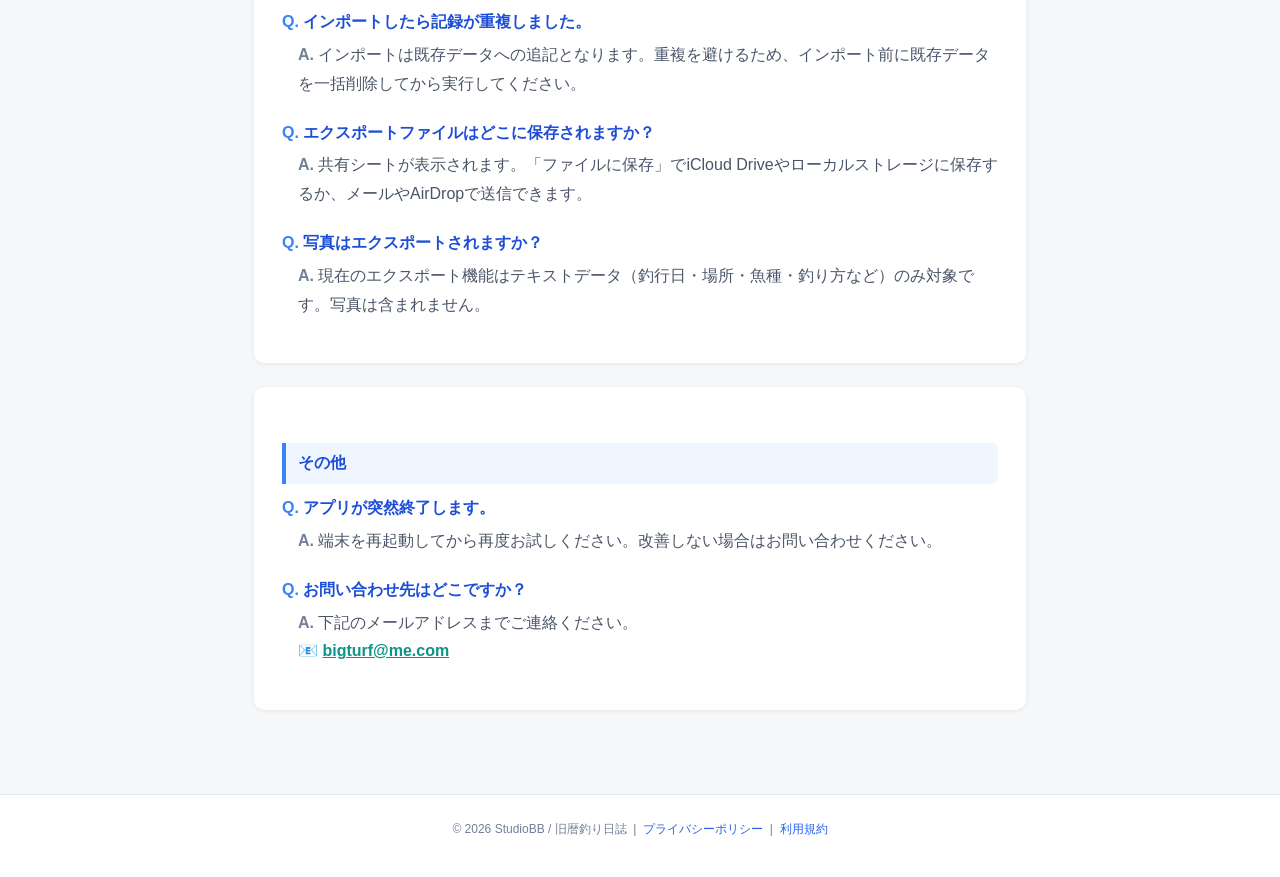
<file: qa.html>
<!DOCTYPE html>
<html lang="ja">
<head>
  <meta charset="UTF-8">
  <meta name="viewport" content="width=device-width, initial-scale=1.0">
  <title>よくある質問（Q&A） - 旧暦釣り日誌</title>
  <link rel="stylesheet" href="style.css">
</head>
<body>

<header>
  <div class="logo"><img src="image/fishing_memory_icon_1024.png" alt="旧暦釣り日誌" style="width:40px;height:40px;border-radius:10px;display:block;"></div>
  <div>
    <div class="site-title">旧暦釣り日誌</div>
    <div class="site-subtitle">公式サポートページ</div>
  </div>
</header>

<nav>
  <a href="index.html">ホーム</a>
  <a href="manual.html">使い方マニュアル</a>
  <a href="qa.html" class="active">Q&amp;A</a>
  <a href="terms.html">利用規約</a>
  <a href="privacy.html">プライバシーポリシー</a>
</nav>

<div class="container">
  <h1>💬 よくある質問（Q&amp;A）</h1>

  <!-- カレンダー・旧暦 -->
  <div class="card">
    <h2>カレンダー・旧暦</h2>

    <div class="qa-item">
      <p class="q">旧暦とは何ですか？</p>
      <p class="a">旧暦（太陰太陽暦）は月の満ち欠けを基準にした暦です。月の引力が潮の満ち引きに影響するため、旧暦の日にちと潮の状態には強い相関があります。同じ旧暦の日は毎年似たような潮回りになることが多く、過去の釣果と比較する際に役立ちます。</p>
    </div>

    <div class="qa-item">
      <p class="q">潮名（大潮・中潮など）はどうやって決まりますか？</p>
      <p class="a">月と太陽の位置関係（離角）から自動計算しています。おおよその目安は以下の通りです。
        <ul style="margin-top:6px;">
          <li>大潮 — 新月・満月の前後（月齢0・15付近）</li>
          <li>中潮 — 大潮の前後</li>
          <li>小潮 — 半月（上弦・下弦）の前後</li>
          <li>長潮 — 小潮から若潮に変わる前日</li>
          <li>若潮 — 長潮の翌日</li>
        </ul>
      </p>
    </div>

    <div class="qa-item">
      <p class="q">年月をタップしても反応しません。</p>
      <p class="a">年月の文字（例：2026年3月）を正確にタップしてください。左右の「＜」「＞」ボタンとは別の操作です。</p>
    </div>

    <div class="qa-item">
      <p class="q">カレンダーの月移動がうまくできません。</p>
      <p class="a">カレンダー画面を左右スワイプまたは「＜」「＞」ボタンで移動できます。年月文字のタップでは年・月のドラムロールから直接移動先の年月を選べます。</p>
    </div>
  </div>

  <!-- 釣果の記録 -->
  <div class="card">
    <h2>釣果の記録</h2>

    <div class="qa-item">
      <p class="q">潮回りを自分で変更できますか？</p>
      <p class="a">潮回り（大潮・中潮など）は旧暦から自動計算されるため変更できません。潮の状況（満潮から下げ・干潮から上げなど）は手動で選択できます。</p>
    </div>

    <div class="qa-item">
      <p class="q">釣れた魚を複数種類記録できますか？</p>
      <p class="a">複数魚種の場合は、「、（句読点）」等でつなげて記載してください。メモ欄に補足を記入することも可能です。</p>
    </div>

    <div class="qa-item">
      <p class="q">釣り方は複数選択できますか？</p>
      <p class="a">はい、複数選択できます。「釣り方を選択」をタップして、使用した釣り方をすべてチェックしてください。</p>
    </div>

    <div class="qa-item">
      <p class="q">写真が保存されません。</p>
      <p class="a">設定アプリ →「旧暦釣り日誌」→「写真」のアクセス許可が「読み書き」になっているか確認してください。</p>
    </div>

    <div class="qa-item">
      <p class="q">写真は何枚まで登録できますか？</p>
      <p class="a">1記録につき最大10枚まで登録できます。</p>
    </div>

    <div class="qa-item">
      <p class="q">記録を保存した後に内容を変えたい。</p>
      <p class="a">釣果一覧または詳細画面から該当の記録を開き、「この記録を編集」をタップして編集できます。</p>
    </div>
  </div>

  <!-- 釣果一覧・検索 -->
  <div class="card">
    <h2>釣果一覧・検索</h2>

    <div class="qa-item">
      <p class="q">検索してもヒットしません。</p>
      <p class="a">現在の検索対象は「場所名」と「魚種名」です。メモや釣り方での検索には対応していません。入力した文字と完全に一致しなくても部分一致で検索されます。</p>
    </div>

    <div class="qa-item">
      <p class="q">期間絞り込みのフィルターアイコンがオレンジのままです。</p>
      <p class="a">フィルターパネルを開いてトグルをOFFにすると解除されます。</p>
    </div>

    <div class="qa-item">
      <p class="q">記録を誤って削除してしまいました。</p>
      <p class="a">一覧画面のスワイプ削除の場合、アプリを開いている間は端末シェイクで元に戻すことができます。ただしアプリを終了すると復元できません。詳細画面・設定画面からの削除は取り消せません。定期的にエクスポート（バックアップ）しておくことをお勧めします。</p>
    </div>

    <div class="qa-item">
      <p class="q">記録の並び順を変えられますか？</p>
      <p class="a">現在は釣行日の新しい順で固定されています。</p>
    </div>
  </div>

  <!-- 潮汐グラフ -->
  <div class="card">
    <h2>潮汐グラフ</h2>

    <div class="qa-item">
      <p class="q">潮汐グラフが表示されません。</p>
      <p class="a">初回起動時やオフライン環境では、気象庁データのダウンロードが完了していない場合があります。インターネットに接続した状態でアプリを再起動してください。</p>
    </div>

    <div class="qa-item">
      <p class="q">潮汐グラフの数値が実際の潮位と異なります。</p>
      <p class="a">本アプリの潮汐データは気象庁公開データをもとにした計算値です。実際の潮位は気象条件（気圧・風など）により変動するため、必ず公的機関の情報も併せてご確認ください。</p>
    </div>

    <div class="qa-item">
      <p class="q">潮汐グラフの現在時刻マークが表示されません。</p>
      <p class="a">仕様上、23時〜24時の時間帯の表示を省略しているため、23時〜24時の間は現在時刻マークも表示されません。</p>
    </div>

    <div class="qa-item">
      <p class="q">自分の釣り場に近い地点がありません。</p>
      <p class="a">地点選択画面から最寄りの観測地点を選んでください。「気象庁」の観測地点のみとなります。</p>
    </div>
  </div>

  <!-- データ管理 -->
  <div class="card">
    <h2>データ管理</h2>

    <div class="qa-item">
      <p class="q">機種変更時にデータを引き継ぎたい。</p>
      <p class="a">設定タブの「データエクスポート」でJSONファイルを書き出し、iCloudやメールで保存してください。新しい端末で「データインポート」から読み込むと引き継げます。</p>
    </div>

    <div class="qa-item">
      <p class="q">インポートしたら記録が重複しました。</p>
      <p class="a">インポートは既存データへの追記となります。重複を避けるため、インポート前に既存データを一括削除してから実行してください。</p>
    </div>

    <div class="qa-item">
      <p class="q">エクスポートファイルはどこに保存されますか？</p>
      <p class="a">共有シートが表示されます。「ファイルに保存」でiCloud Driveやローカルストレージに保存するか、メールやAirDropで送信できます。</p>
    </div>

    <div class="qa-item">
      <p class="q">写真はエクスポートされますか？</p>
      <p class="a">現在のエクスポート機能はテキストデータ（釣行日・場所・魚種・釣り方など）のみ対象です。写真は含まれません。</p>
    </div>
  </div>

  <!-- その他 -->
  <div class="card">
    <h2>その他</h2>

    <div class="qa-item">
      <p class="q">アプリが突然終了します。</p>
      <p class="a">端末を再起動してから再度お試しください。改善しない場合はお問い合わせください。</p>
    </div>

    <div class="qa-item">
      <p class="q">お問い合わせ先はどこですか？</p>
      <p class="a">下記のメールアドレスまでご連絡ください。<br>
        📧 <a href="mailto:bigturf@me.com" style="color:#0d9488; font-weight:700;">bigturf@me.com</a>
      </p>
    </div>
  </div>

</div>

<footer>
  <p>&copy; 2026 StudioBB / 旧暦釣り日誌 &nbsp;|&nbsp; <a href="privacy.html">プライバシーポリシー</a> &nbsp;|&nbsp; <a href="terms.html">利用規約</a></p>
</footer>

</body>
</html>
</file>
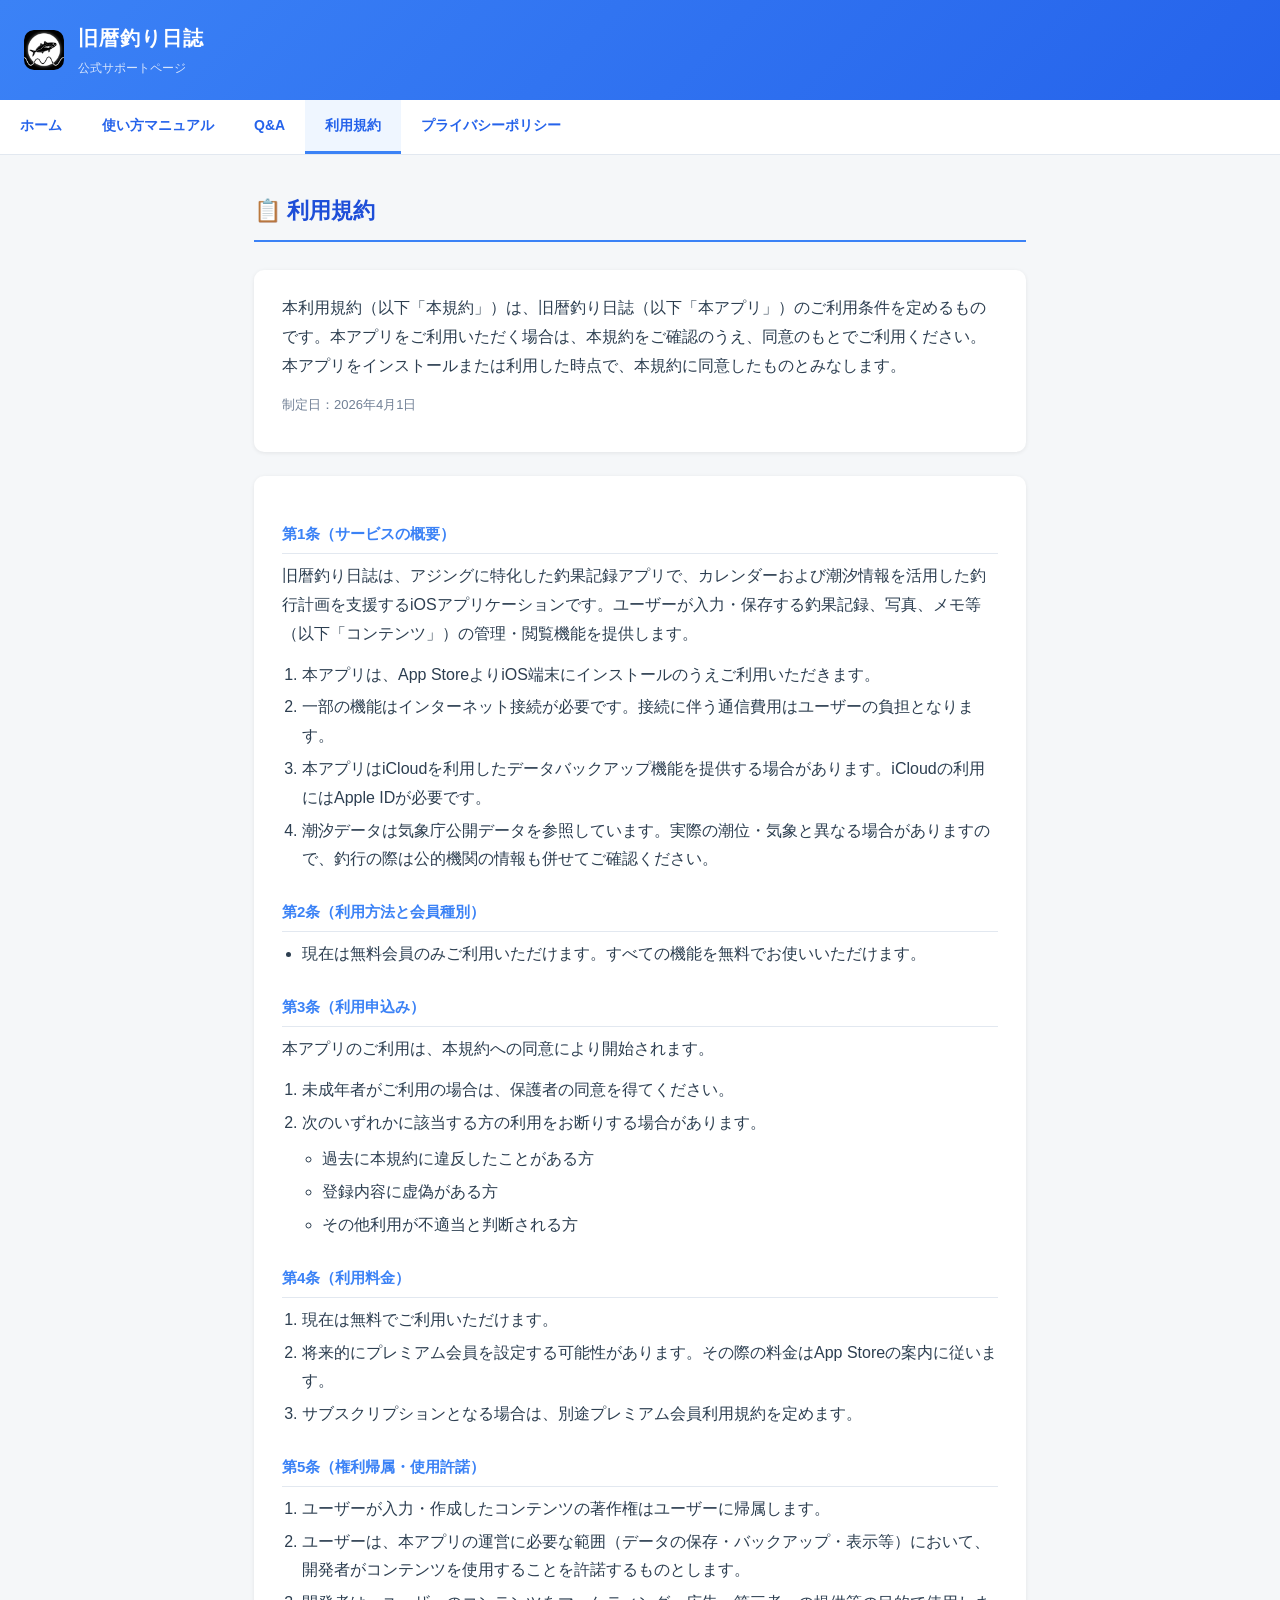
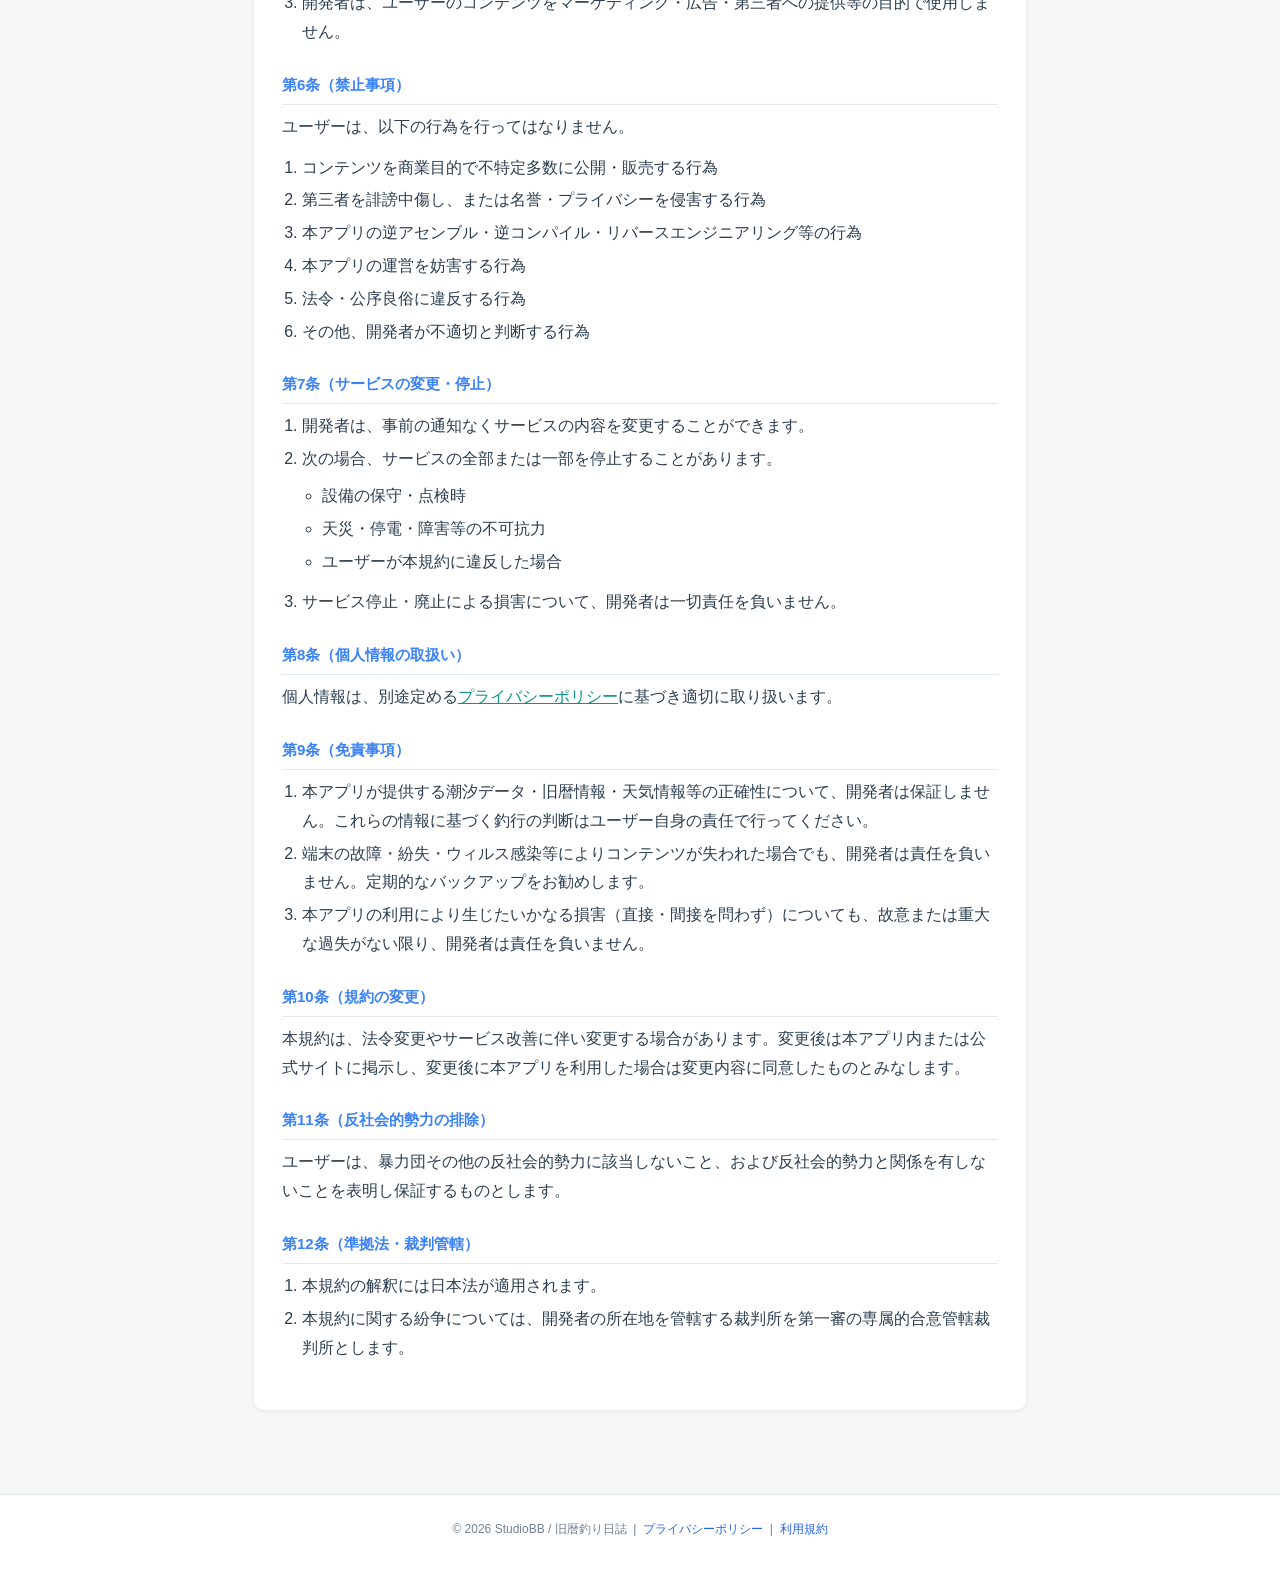
<file: terms.html>
<!DOCTYPE html>
<html lang="ja">
<head>
  <meta charset="UTF-8">
  <meta name="viewport" content="width=device-width, initial-scale=1.0">
  <title>利用規約 - 旧暦釣り日誌</title>
  <link rel="stylesheet" href="style.css">
</head>
<body>

<header>
  <div class="logo"><img src="image/fishing_memory_icon_1024.png" alt="旧暦釣り日誌" style="width:40px;height:40px;border-radius:10px;display:block;"></div>
  <div>
    <div class="site-title">旧暦釣り日誌</div>
    <div class="site-subtitle">公式サポートページ</div>
  </div>
</header>

<nav>
  <a href="index.html">ホーム</a>
  <a href="manual.html">使い方マニュアル</a>
  <a href="qa.html">Q&amp;A</a>
  <a href="terms.html" class="active">利用規約</a>
  <a href="privacy.html">プライバシーポリシー</a>
</nav>

<div class="container">
  <h1>📋 利用規約</h1>

  <div class="card">
    <p>本利用規約（以下「本規約」）は、旧暦釣り日誌（以下「本アプリ」）のご利用条件を定めるものです。本アプリをご利用いただく場合は、本規約をご確認のうえ、同意のもとでご利用ください。本アプリをインストールまたは利用した時点で、本規約に同意したものとみなします。</p>
    <p style="color:#718096; font-size:13px;">制定日：2026年4月1日</p>
  </div>

  <div class="card">
    <div class="legal-section">
      <h3>第1条（サービスの概要）</h3>
      <p>旧暦釣り日誌は、アジングに特化した釣果記録アプリで、カレンダーおよび潮汐情報を活用した釣行計画を支援するiOSアプリケーションです。ユーザーが入力・保存する釣果記録、写真、メモ等（以下「コンテンツ」）の管理・閲覧機能を提供します。</p>
      <ol>
        <li>本アプリは、App StoreよりiOS端末にインストールのうえご利用いただきます。</li>
        <li>一部の機能はインターネット接続が必要です。接続に伴う通信費用はユーザーの負担となります。</li>
        <li>本アプリはiCloudを利用したデータバックアップ機能を提供する場合があります。iCloudの利用にはApple IDが必要です。</li>
        <li>潮汐データは気象庁公開データを参照しています。実際の潮位・気象と異なる場合がありますので、釣行の際は公的機関の情報も併せてご確認ください。</li>
      </ol>
    </div>

    <div class="legal-section">
      <h3>第2条（利用方法と会員種別）</h3>
      <ul>
        <li>現在は無料会員のみご利用いただけます。すべての機能を無料でお使いいただけます。</li>
      </ul>
    </div>

    <div class="legal-section">
      <h3>第3条（利用申込み）</h3>
      <p>本アプリのご利用は、本規約への同意により開始されます。</p>
      <ol>
        <li>未成年者がご利用の場合は、保護者の同意を得てください。</li>
        <li>次のいずれかに該当する方の利用をお断りする場合があります。
          <ul>
            <li>過去に本規約に違反したことがある方</li>
            <li>登録内容に虚偽がある方</li>
            <li>その他利用が不適当と判断される方</li>
          </ul>
        </li>
      </ol>
    </div>

    <div class="legal-section">
      <h3>第4条（利用料金）</h3>
      <ol>
        <li>現在は無料でご利用いただけます。</li>
        <li>将来的にプレミアム会員を設定する可能性があります。その際の料金はApp Storeの案内に従います。</li>
        <li>サブスクリプションとなる場合は、別途プレミアム会員利用規約を定めます。</li>
      </ol>
    </div>

    <div class="legal-section">
      <h3>第5条（権利帰属・使用許諾）</h3>
      <ol>
        <li>ユーザーが入力・作成したコンテンツの著作権はユーザーに帰属します。</li>
        <li>ユーザーは、本アプリの運営に必要な範囲（データの保存・バックアップ・表示等）において、開発者がコンテンツを使用することを許諾するものとします。</li>
        <li>開発者は、ユーザーのコンテンツをマーケティング・広告・第三者への提供等の目的で使用しません。</li>
      </ol>
    </div>

    <div class="legal-section">
      <h3>第6条（禁止事項）</h3>
      <p>ユーザーは、以下の行為を行ってはなりません。</p>
      <ol>
        <li>コンテンツを商業目的で不特定多数に公開・販売する行為</li>
        <li>第三者を誹謗中傷し、または名誉・プライバシーを侵害する行為</li>
        <li>本アプリの逆アセンブル・逆コンパイル・リバースエンジニアリング等の行為</li>
        <li>本アプリの運営を妨害する行為</li>
        <li>法令・公序良俗に違反する行為</li>
        <li>その他、開発者が不適切と判断する行為</li>
      </ol>
    </div>

    <div class="legal-section">
      <h3>第7条（サービスの変更・停止）</h3>
      <ol>
        <li>開発者は、事前の通知なくサービスの内容を変更することができます。</li>
        <li>次の場合、サービスの全部または一部を停止することがあります。
          <ul>
            <li>設備の保守・点検時</li>
            <li>天災・停電・障害等の不可抗力</li>
            <li>ユーザーが本規約に違反した場合</li>
          </ul>
        </li>
        <li>サービス停止・廃止による損害について、開発者は一切責任を負いません。</li>
      </ol>
    </div>

    <div class="legal-section">
      <h3>第8条（個人情報の取扱い）</h3>
      <p>個人情報は、別途定める<a href="privacy.html" style="color:#0d9488;">プライバシーポリシー</a>に基づき適切に取り扱います。</p>
    </div>

    <div class="legal-section">
      <h3>第9条（免責事項）</h3>
      <ol>
        <li>本アプリが提供する潮汐データ・旧暦情報・天気情報等の正確性について、開発者は保証しません。これらの情報に基づく釣行の判断はユーザー自身の責任で行ってください。</li>
        <li>端末の故障・紛失・ウィルス感染等によりコンテンツが失われた場合でも、開発者は責任を負いません。定期的なバックアップをお勧めします。</li>
        <li>本アプリの利用により生じたいかなる損害（直接・間接を問わず）についても、故意または重大な過失がない限り、開発者は責任を負いません。</li>
      </ol>
    </div>

    <div class="legal-section">
      <h3>第10条（規約の変更）</h3>
      <p>本規約は、法令変更やサービス改善に伴い変更する場合があります。変更後は本アプリ内または公式サイトに掲示し、変更後に本アプリを利用した場合は変更内容に同意したものとみなします。</p>
    </div>

    <div class="legal-section">
      <h3>第11条（反社会的勢力の排除）</h3>
      <p>ユーザーは、暴力団その他の反社会的勢力に該当しないこと、および反社会的勢力と関係を有しないことを表明し保証するものとします。</p>
    </div>

    <div class="legal-section">
      <h3>第12条（準拠法・裁判管轄）</h3>
      <ol>
        <li>本規約の解釈には日本法が適用されます。</li>
        <li>本規約に関する紛争については、開発者の所在地を管轄する裁判所を第一審の専属的合意管轄裁判所とします。</li>
      </ol>
    </div>
  </div>
</div>

<footer>
  <p>&copy; 2026 StudioBB / 旧暦釣り日誌 &nbsp;|&nbsp; <a href="privacy.html">プライバシーポリシー</a> &nbsp;|&nbsp; <a href="terms.html">利用規約</a></p>
</footer>

</body>
</html>
</file>
<file: style.css>
/* 旧暦釣り日誌 - 共通スタイル */
* { box-sizing: border-box; margin: 0; padding: 0; }

body {
  font-family: "Hiragino Sans", "Hiragino Kaku Gothic ProN", "Noto Sans JP", sans-serif;
  background: #f5f7f9;
  color: #2c3e50;
  line-height: 1.8;
}

header {
  background: linear-gradient(135deg, #3b82f6, #2563eb);
  color: #fff;
  padding: 20px 24px;
  display: flex;
  align-items: center;
  gap: 14px;
}
header .logo { line-height: 0; }
header .site-title { font-size: 20px; font-weight: 700; letter-spacing: .05em; }
header .site-subtitle { font-size: 12px; opacity: .8; margin-top: 2px; }

nav {
  background: #fff;
  border-bottom: 1px solid #e2e8f0;
  display: flex;
  flex-wrap: wrap;
  gap: 0;
}
nav a {
  display: block;
  padding: 13px 20px;
  text-decoration: none;
  color: #2563eb;
  font-size: 14px;
  font-weight: 600;
  border-bottom: 3px solid transparent;
  transition: border-color .2s, background .2s;
}
nav a:hover, nav a.active {
  border-bottom-color: #3b82f6;
  background: #eff6ff;
}

.container { max-width: 820px; margin: 0 auto; padding: 36px 24px 60px; }

h1 { font-size: 22px; font-weight: 700; margin-bottom: 28px; padding-bottom: 10px;
     border-bottom: 2px solid #3b82f6; color: #1d4ed8; }
h2 { font-size: 16px; font-weight: 700; margin: 32px 0 10px;
     padding: 6px 12px; background: #eff6ff; border-left: 4px solid #3b82f6;
     color: #1d4ed8; border-radius: 0 6px 6px 0; }
h3 { font-size: 15px; font-weight: 700; margin: 20px 0 8px; color: #3b82f6; }

p { margin-bottom: 12px; }
ul, ol { margin: 8px 0 12px 20px; }
li { margin-bottom: 4px; }

.card {
  background: #fff;
  border-radius: 10px;
  padding: 24px 28px;
  margin-bottom: 24px;
  box-shadow: 0 1px 4px rgba(0,0,0,.08);
}

.badge {
  display: inline-block;
  background: #2563eb;
  color: #fff;
  font-size: 11px;
  font-weight: 700;
  padding: 2px 8px;
  border-radius: 20px;
  margin-right: 6px;
  vertical-align: middle;
}

.qa-item { margin-bottom: 20px; }
.qa-item .q { font-weight: 700; color: #1d4ed8; margin-bottom: 4px; }
.qa-item .q::before { content: "Q. "; color: #3b82f6; }
.qa-item .a { color: #4a5568; padding-left: 16px; }
.qa-item .a::before { content: "A. "; color: #718096; font-weight: 700; }

.legal-section { margin-bottom: 24px; }
.legal-section h3 { border-bottom: 1px solid #e2e8f0; padding-bottom: 6px; }

footer {
  text-align: center;
  padding: 24px;
  color: #718096;
  font-size: 12px;
  border-top: 1px solid #e2e8f0;
  background: #fff;
}
footer a { color: #2563eb; text-decoration: none; }

.hero {
  background: linear-gradient(135deg, #3b82f6 0%, #2563eb 50%, #1d4ed8 100%);
  color: #fff;
  border-radius: 12px;
  padding: 40px 32px;
  margin-bottom: 32px;
  text-align: center;
}
.hero .icon { font-size: 56px; margin-bottom: -36px; }
.hero h2 { font-size: 24px; margin-bottom: 8px; background: none; border: none;
           padding: 0; color: #fff; border-radius: 0; }
.hero p { opacity: .9; font-size: 15px; margin-bottom: 0; }

.link-grid {
  display: grid;
  grid-template-columns: repeat(auto-fit, minmax(180px, 1fr));
  gap: 14px;
  margin-top: 12px;
}
.link-card {
  background: #fff;
  border: 1px solid #e2e8f0;
  border-radius: 10px;
  padding: 20px 16px;
  text-align: center;
  text-decoration: none;
  color: #2c3e50;
  transition: box-shadow .2s, transform .2s;
  display: block;
}
.link-card:hover { box-shadow: 0 4px 12px rgba(59,130,246,.2); transform: translateY(-2px); }
.link-card .icon { font-size: 28px; margin-bottom: 8px; }
.link-card .label { font-size: 13px; font-weight: 700; color: #1d4ed8; }

@media (max-width: 600px) {
  header { padding: 16px; }
  .container { padding: 24px 16px 48px; }
  .card { padding: 18px 16px; }
  nav a { padding: 10px 14px; font-size: 13px; }
}
</file>
